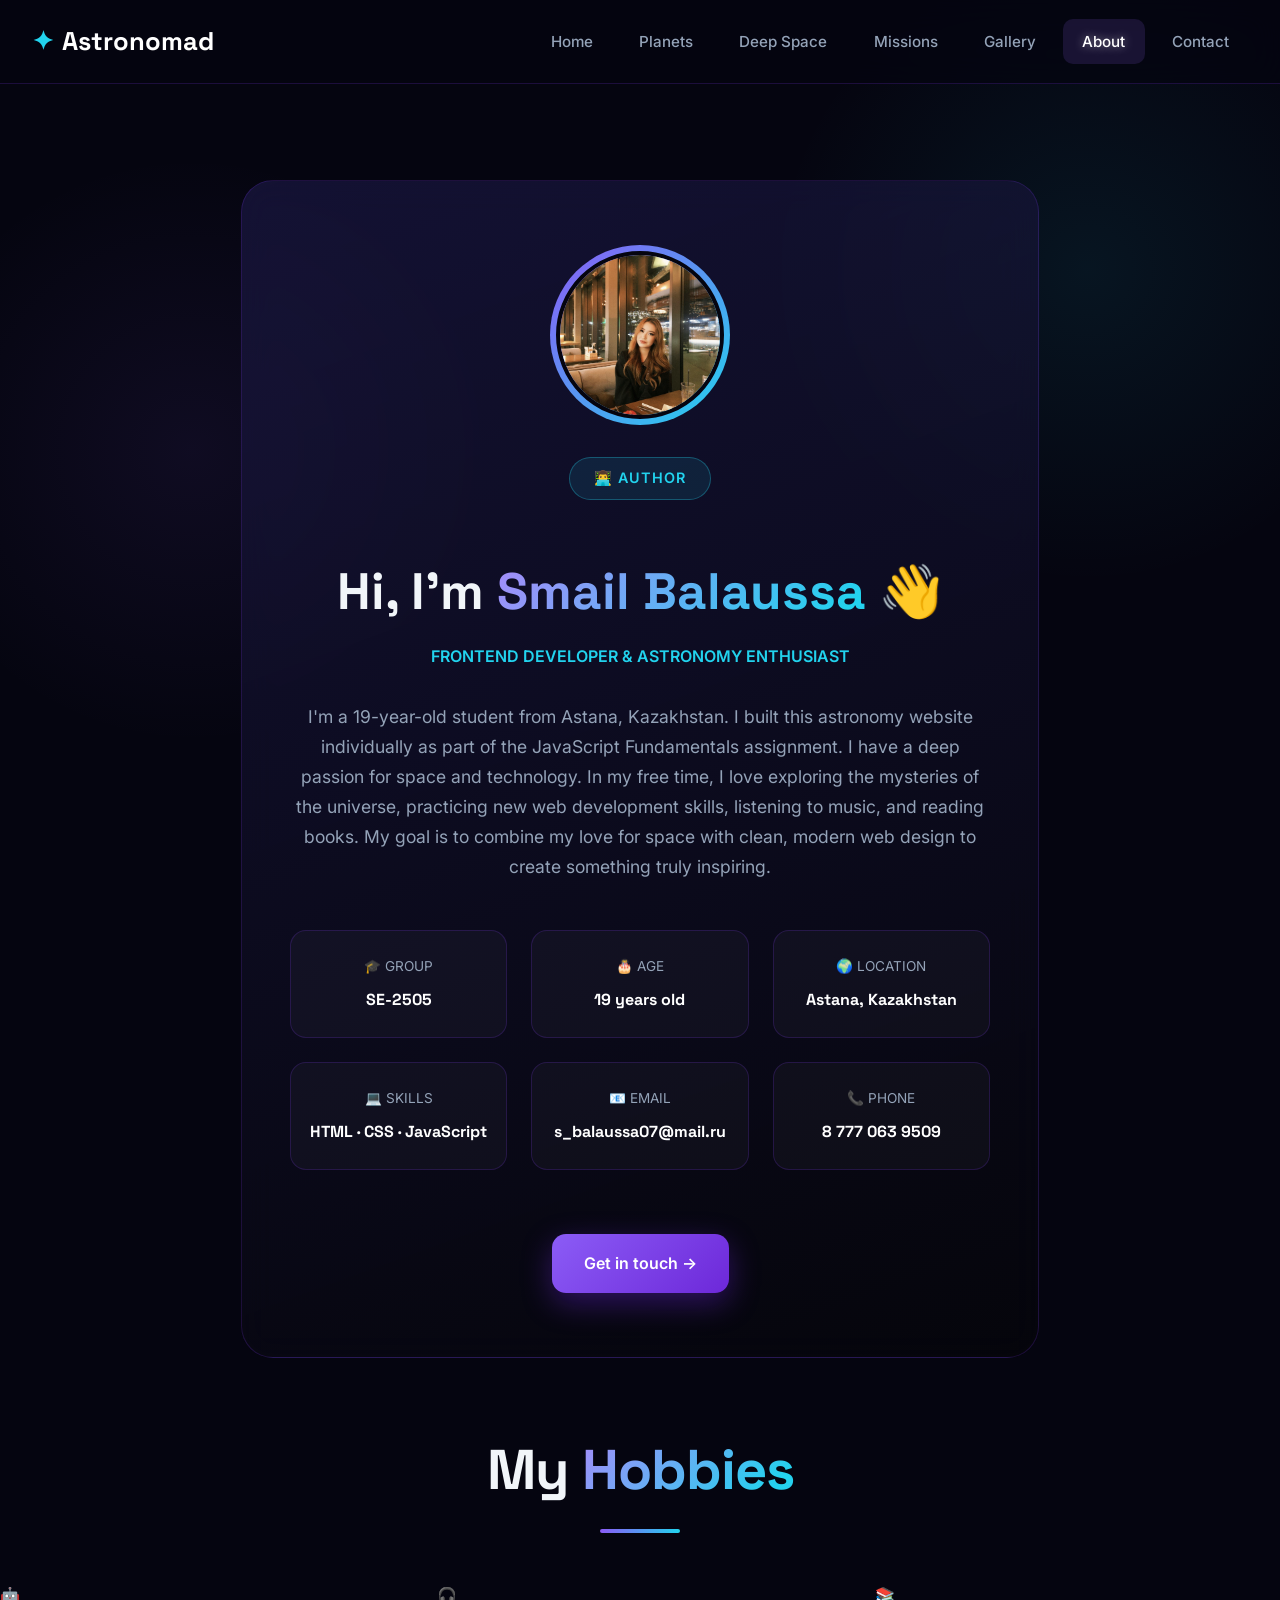
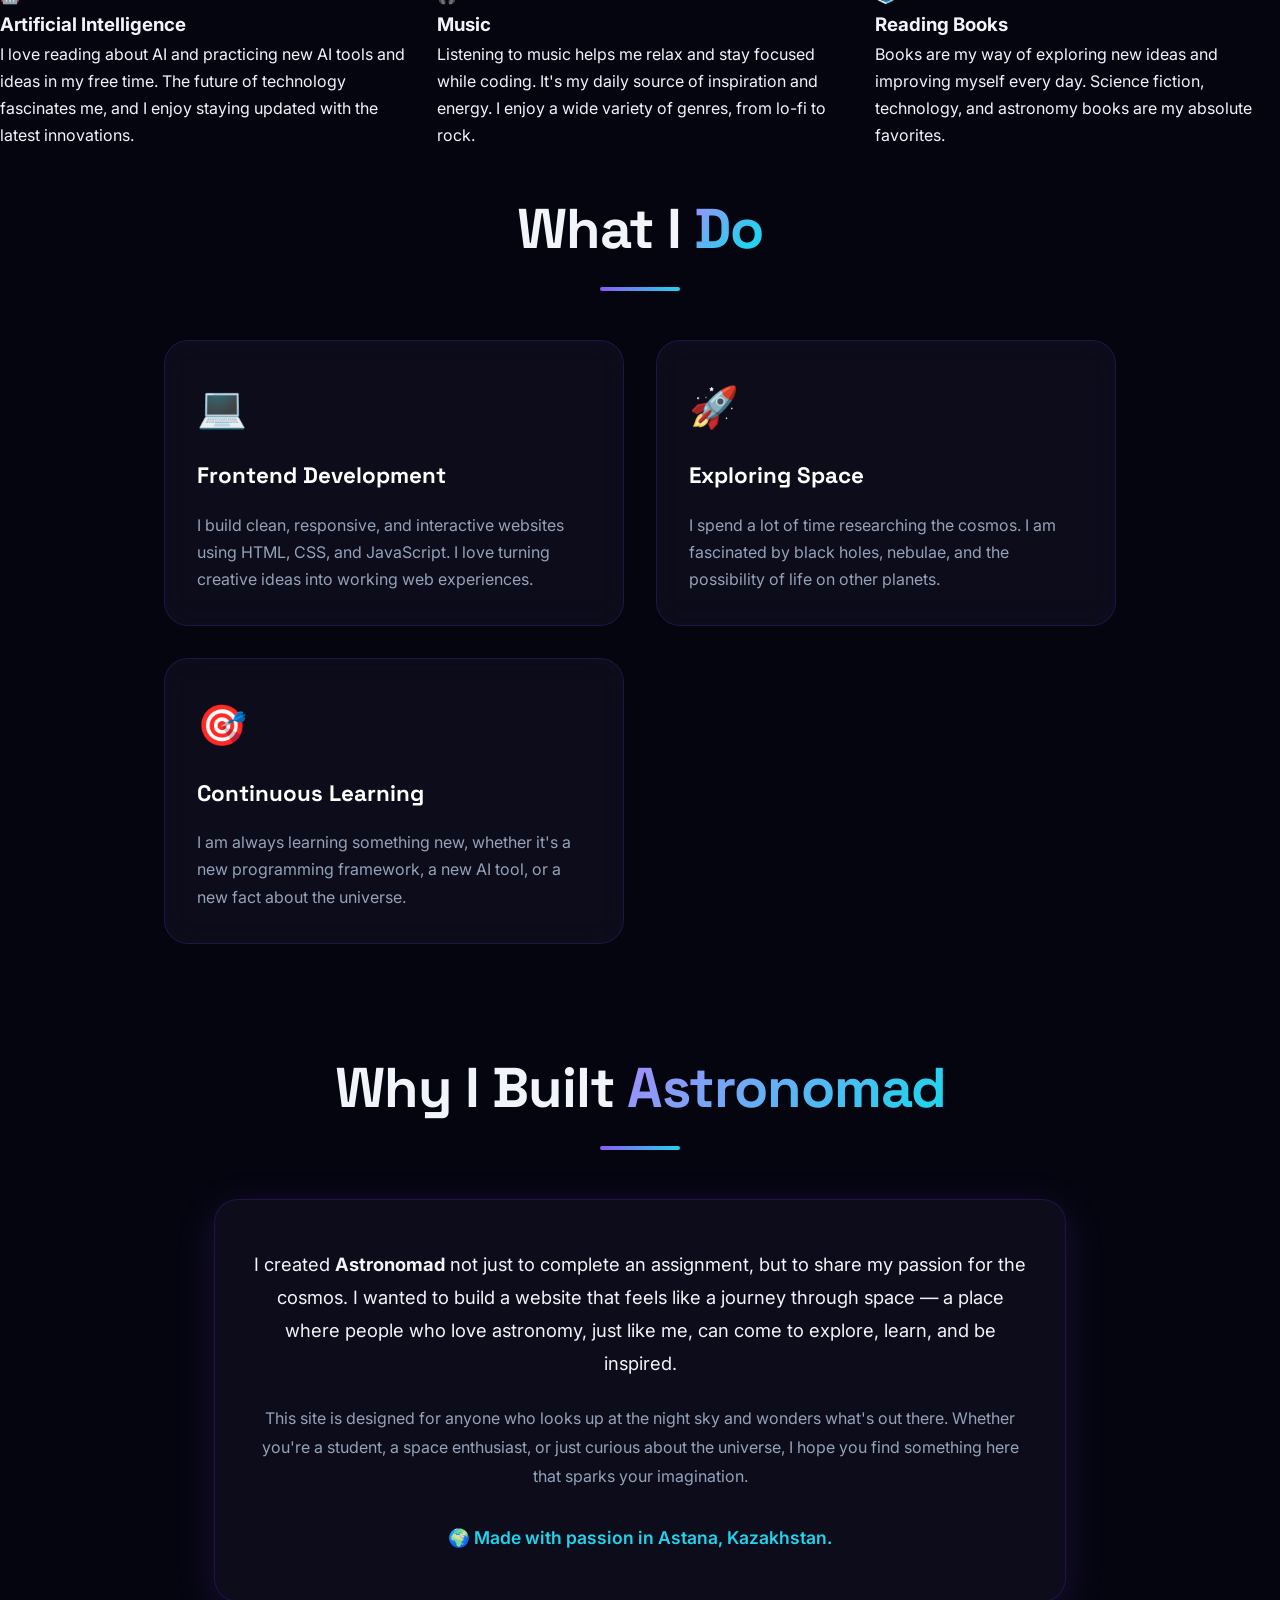
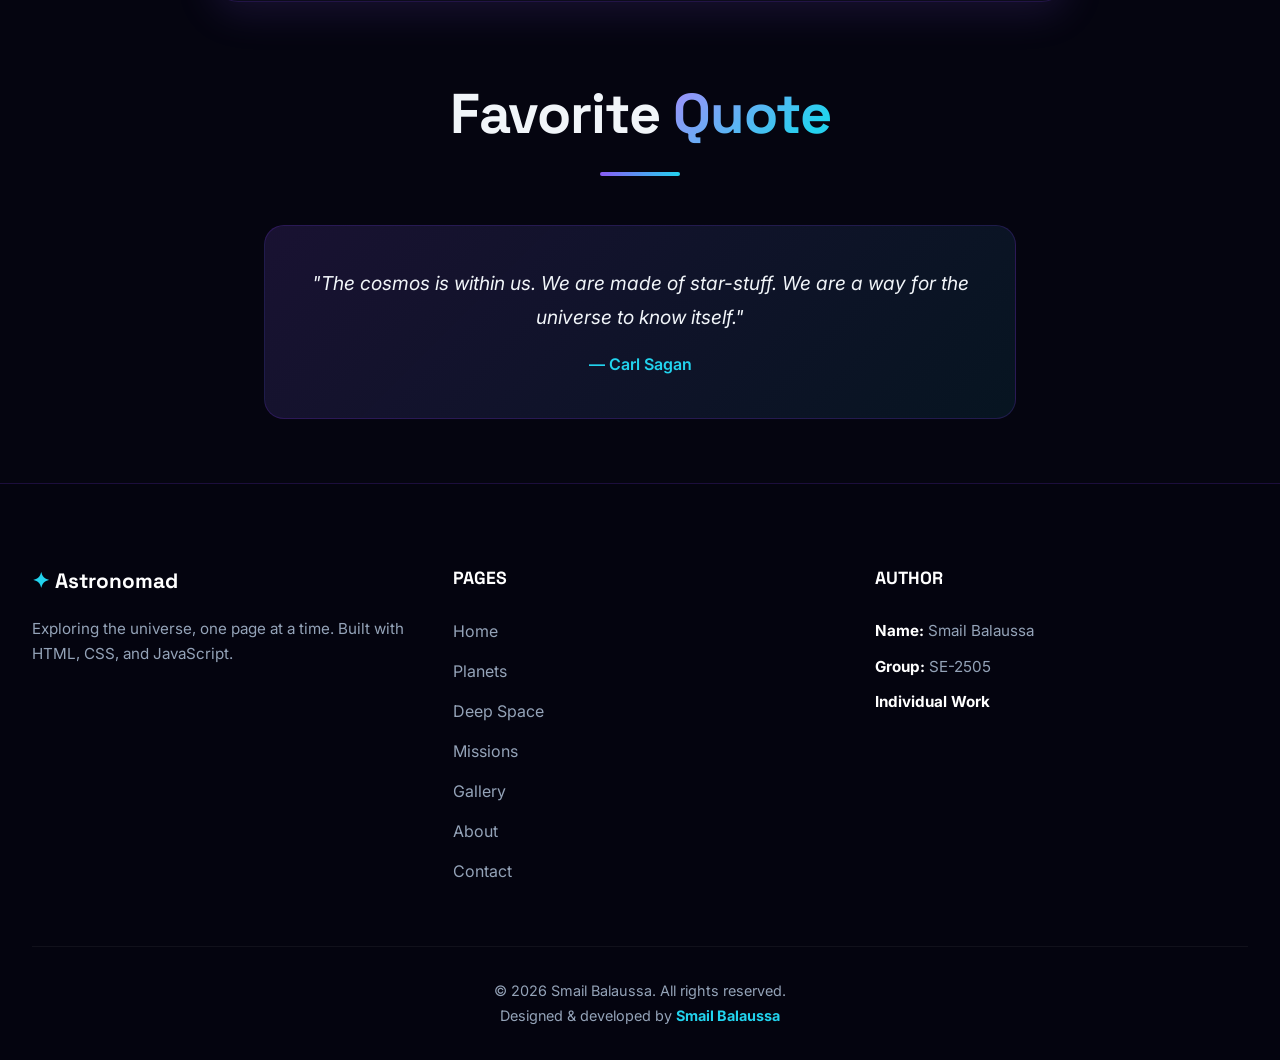
<file: about.html>
<!DOCTYPE html>
<html lang="en">
<head>
  <meta charset="UTF-8" />
  <meta name="viewport" content="width=device-width, initial-scale=1.0" />
  <title>About — Smail Balaussa</title>
  <link rel="stylesheet" href="css/style.css" />
</head>
<body>

  <!-- ================= NAVBAR ================= -->
  <header class="navbar">
    <div class="nav-container">
      <a href="index.html" class="logo"><span class="logo-icon">✦</span> Astronomad</a>
      <nav class="nav-links" id="navLinks">
        <a href="index.html">Home</a>
        <a href="planets.html">Planets</a>
        <a href="deep-space.html">Deep Space</a>
        <a href="missions.html">Missions</a>
        <a href="gallery.html">Gallery</a>
        <a href="about.html" class="active">About</a>
        <a href="contact.html">Contact</a>
      </nav>
      <button class="nav-toggle" id="navToggle" aria-label="Menu">☰</button>
    </div>
  </header>

  <!-- ================= AUTHOR HERO SECTION ================= -->
  <section class="about-hero">
    <div class="about-card">
      <div class="about-photo-wrapper">
        <img src="images/author.jpg" alt="Smail Balaussa" class="about-photo" />
      </div>
      <span class="hero-badge">👨‍💻 Author</span>
      <h1>Hi, I'm <span class="gradient-text">Smail Balaussa</span> 👋</h1>
      <p class="about-role">Frontend Developer &amp; Astronomy Enthusiast</p>
      
      <p class="about-bio">
        I'm a 19-year-old student from Astana, Kazakhstan. I built this astronomy website individually as part of the JavaScript Fundamentals assignment. 
        I have a deep passion for space and technology. In my free time, I love exploring the mysteries of the universe, practicing new web development skills, listening to music, and reading books. 
        My goal is to combine my love for space with clean, modern web design to create something truly inspiring.
      </p>

      <div class="about-details">
        <div class="about-detail"><span class="detail-label">🎓 Group</span><span class="detail-value">SE-2505</span></div>
        <div class="about-detail"><span class="detail-label">🎂 Age</span><span class="detail-value">19 years old</span></div>
        <div class="about-detail"><span class="detail-label">🌍 Location</span><span class="detail-value">Astana, Kazakhstan</span></div>
        <div class="about-detail"><span class="detail-label">💻 Skills</span><span class="detail-value">HTML · CSS · JavaScript</span></div>
        <div class="about-detail"><span class="detail-label">📧 Email</span><span class="detail-value">s_balaussa07@mail.ru</span></div>
        <div class="about-detail"><span class="detail-label">📞 Phone</span><span class="detail-value">8 777 063 9509</span></div>
      </div>

      <a href="contact.html" class="btn btn-primary" style="margin-top: 1rem;">Get in touch →</a>
    </div>
  </section>

  <!-- ================= MY HOBBIES ================= -->
  <section class="about-skills">
    <h2 class="section-title">My <span class="gradient-text">Hobbies</span></h2>
    <div class="skills-grid">
      
      <div class="skill-card">
        <div class="skill-icon">🤖</div>
        <h3>Artificial Intelligence</h3>
        <p>I love reading about AI and practicing new AI tools and ideas in my free time. The future of technology fascinates me, and I enjoy staying updated with the latest innovations.</p>
      </div>

      <div class="skill-card">
        <div class="skill-icon">🎧</div>
        <h3>Music</h3>
        <p>Listening to music helps me relax and stay focused while coding. It's my daily source of inspiration and energy. I enjoy a wide variety of genres, from lo-fi to rock.</p>
      </div>

      <div class="skill-card">
        <div class="skill-icon">📚</div>
        <h3>Reading Books</h3>
        <p>Books are my way of exploring new ideas and improving myself every day. Science fiction, technology, and astronomy books are my absolute favorites.</p>
      </div>

    </div>
  </section>

  <!-- ================= WHAT I DO / MY WORK ================= -->
  <section class="about-work" style="max-width: 1000px; margin: 0 auto; padding: 2rem 1.5rem 4rem;">
    <h2 class="section-title">What I <span class="gradient-text">Do</span></h2>
    <div class="features-grid">
      
      <div class="feature-card">
        <div class="feature-body" style="padding: 2rem;">
          <div style="font-size: 2.5rem; margin-bottom: 1rem;">💻</div>
          <h3>Frontend Development</h3>
          <p>I build clean, responsive, and interactive websites using HTML, CSS, and JavaScript. I love turning creative ideas into working web experiences.</p>
        </div>
      </div>

      <div class="feature-card">
        <div class="feature-body" style="padding: 2rem;">
          <div style="font-size: 2.5rem; margin-bottom: 1rem;">🚀</div>
          <h3>Exploring Space</h3>
          <p>I spend a lot of time researching the cosmos. I am fascinated by black holes, nebulae, and the possibility of life on other planets.</p>
        </div>
      </div>

      <div class="feature-card">
        <div class="feature-body" style="padding: 2rem;">
          <div style="font-size: 2.5rem; margin-bottom: 1rem;">🎯</div>
          <h3>Continuous Learning</h3>
          <p>I am always learning something new, whether it's a new programming framework, a new AI tool, or a new fact about the universe.</p>
        </div>
      </div>

    </div>
  </section>

  <!-- ================= WHY I BUILT THIS SITE ================= -->
  <section class="about-purpose" style="max-width: 900px; margin: 0 auto; padding: 2rem 1.5rem 4rem; text-align: center;">
    <h2 class="section-title">Why I Built <span class="gradient-text">Astronomad</span></h2>
    <div style="background: var(--surface); border: 1px solid var(--border); border-radius: 24px; padding: 3rem 2rem; box-shadow: 0 10px 40px rgba(139, 92, 246, 0.15);">
      <p style="color: var(--text); font-size: 1.15rem; line-height: 1.8; margin-bottom: 1.5rem;">
        I created <strong>Astronomad</strong> not just to complete an assignment, but to share my passion for the cosmos. 
        I wanted to build a website that feels like a journey through space — a place where people who love astronomy, just like me, can come to explore, learn, and be inspired.
      </p>
      <p style="color: var(--text-muted); font-size: 1rem; line-height: 1.8;">
        This site is designed for anyone who looks up at the night sky and wonders what's out there. Whether you're a student, a space enthusiast, or just curious about the universe, I hope you find something here that sparks your imagination.
      </p>
      <div style="margin-top: 2rem;">
        <span style="color: var(--accent); font-weight: 600; font-size: 1.1rem;">🌍 Made with passion in Astana, Kazakhstan.</span>
      </div>
    </div>
  </section>

  <!-- ================= FAVORITE QUOTE ================= -->
  <section class="about-quote" style="max-width: 800px; margin: 0 auto; padding: 0 1.5rem 4rem; text-align: center;">
    <h2 class="section-title">Favorite <span class="gradient-text">Quote</span></h2>
    <div style="background: linear-gradient(135deg, rgba(139, 92, 246, 0.15), rgba(34, 211, 238, 0.08)); border: 1px solid var(--border); border-radius: 20px; padding: 2.5rem;">
      <p style="color: var(--text); font-size: 1.2rem; font-style: italic; line-height: 1.8;">
        "The cosmos is within us. We are made of star-stuff. We are a way for the universe to know itself."
      </p>
      <p style="color: var(--accent); margin-top: 1rem; font-weight: 600;">— Carl Sagan</p>
    </div>
  </section>

  <!-- ================= FOOTER ================= -->
  <footer>
    <div class="footer-content">
      <div class="footer-brand">
        <span class="logo-icon">✦</span> Astronomad
        <p>Exploring the universe, one page at a time. Built with HTML, CSS, and JavaScript.</p>
      </div>
      <div class="footer-links">
        <h4>Pages</h4>
        <a href="index.html">Home</a>
        <a href="planets.html">Planets</a>
        <a href="deep-space.html">Deep Space</a>
        <a href="missions.html">Missions</a>
        <a href="gallery.html">Gallery</a>
        <a href="about.html">About</a>
        <a href="contact.html">Contact</a>
      </div>
      <div class="footer-team">
        <h4>Author</h4>
        <p><strong>Name:</strong> Smail Balaussa</p>
        <p><strong>Group:</strong> SE-2505</p>
        <p><strong>Individual Work</strong></p>
      </div>
    </div>
    <div class="footer-bottom">
      <p>© 2026 Smail Balaussa. All rights reserved.</p>
      <p>Designed &amp; developed by <strong>Smail Balaussa</strong></p>
    </div>
  </footer>

  <script src="js/script.js"></script>
</body>
</html>
</file>
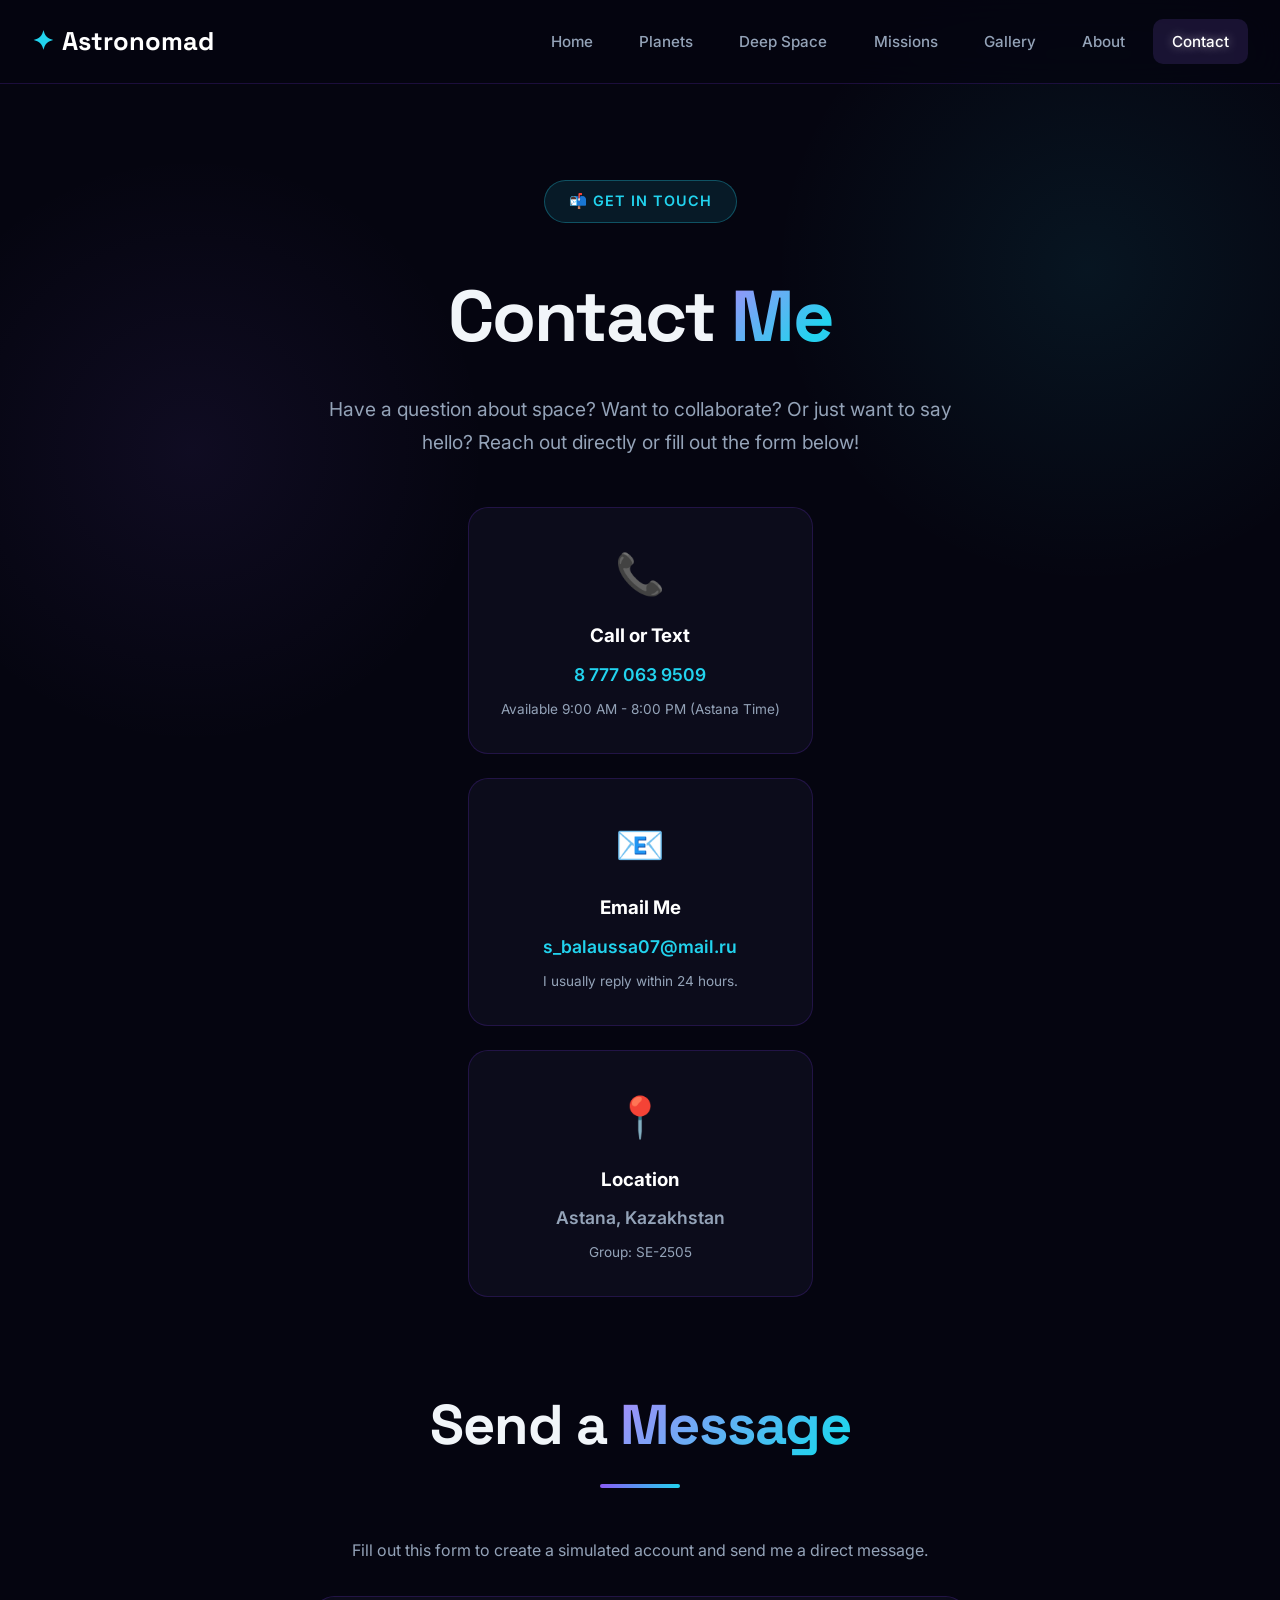
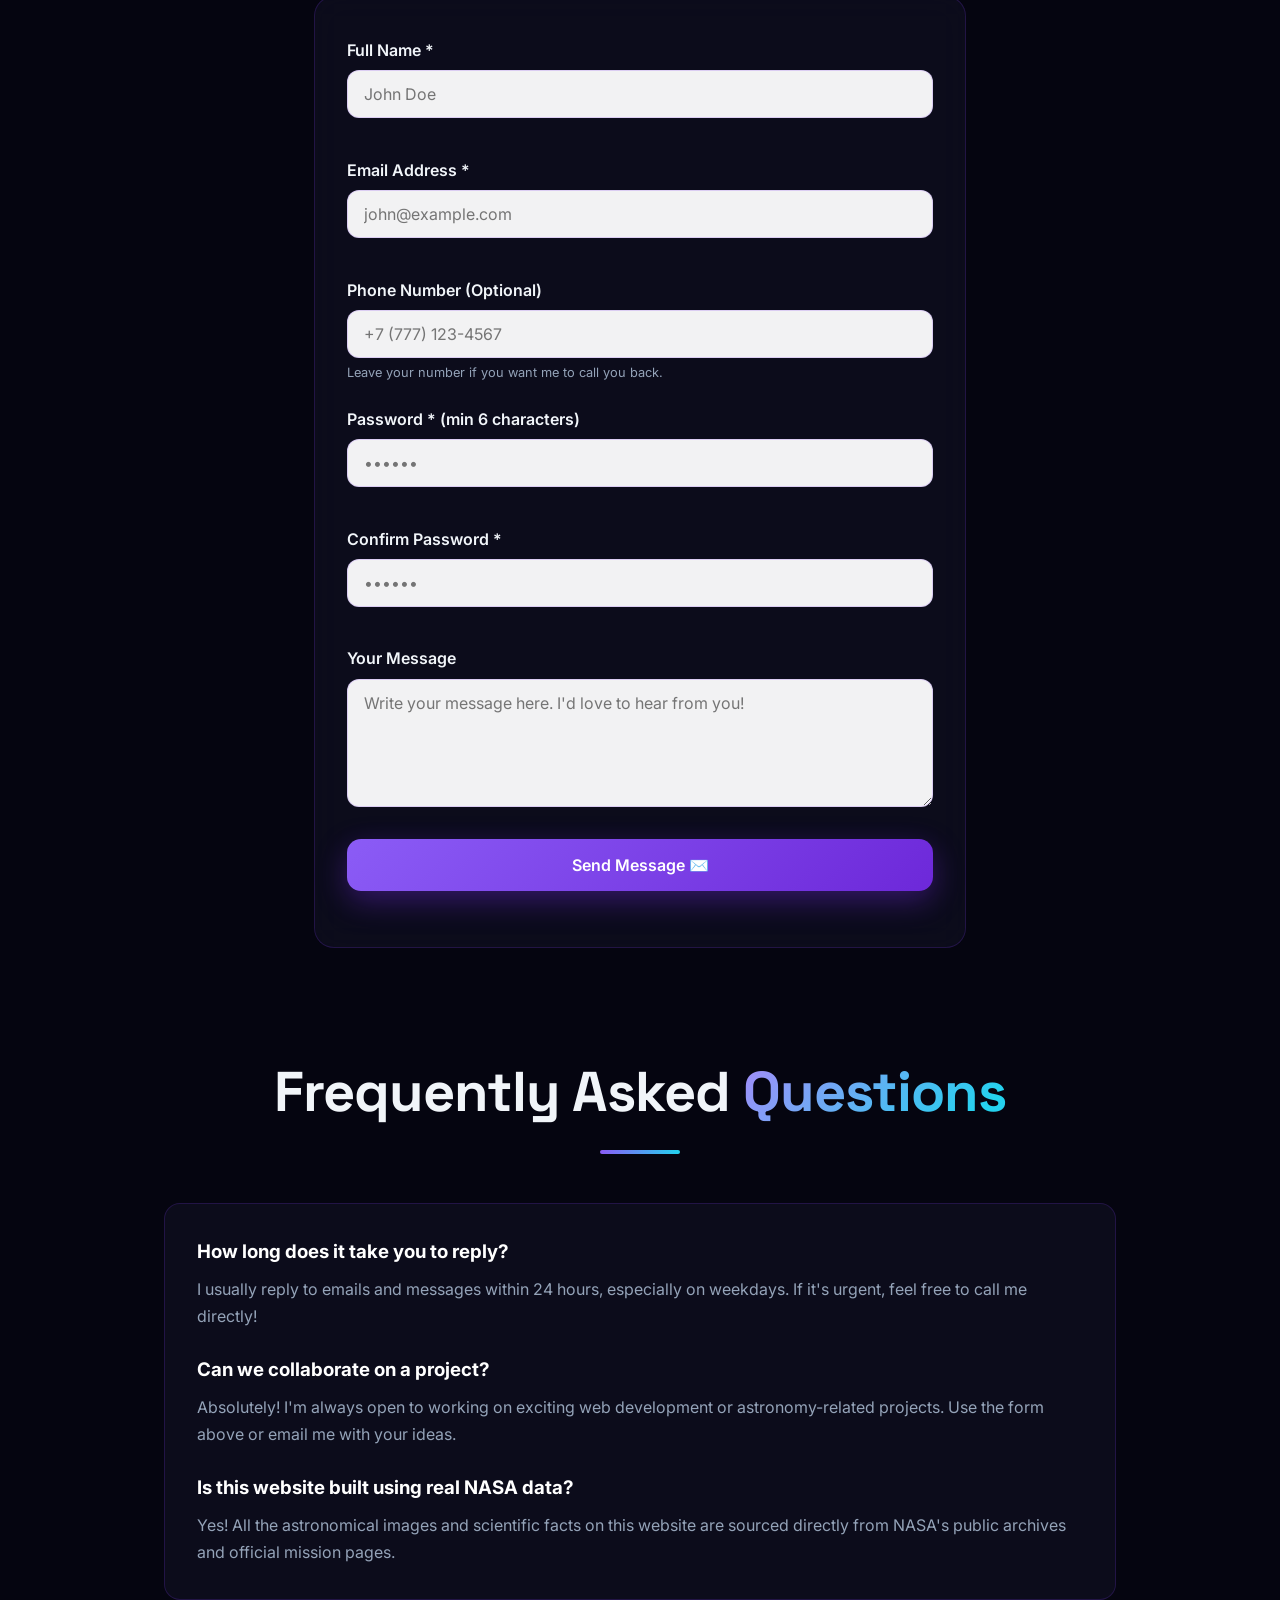
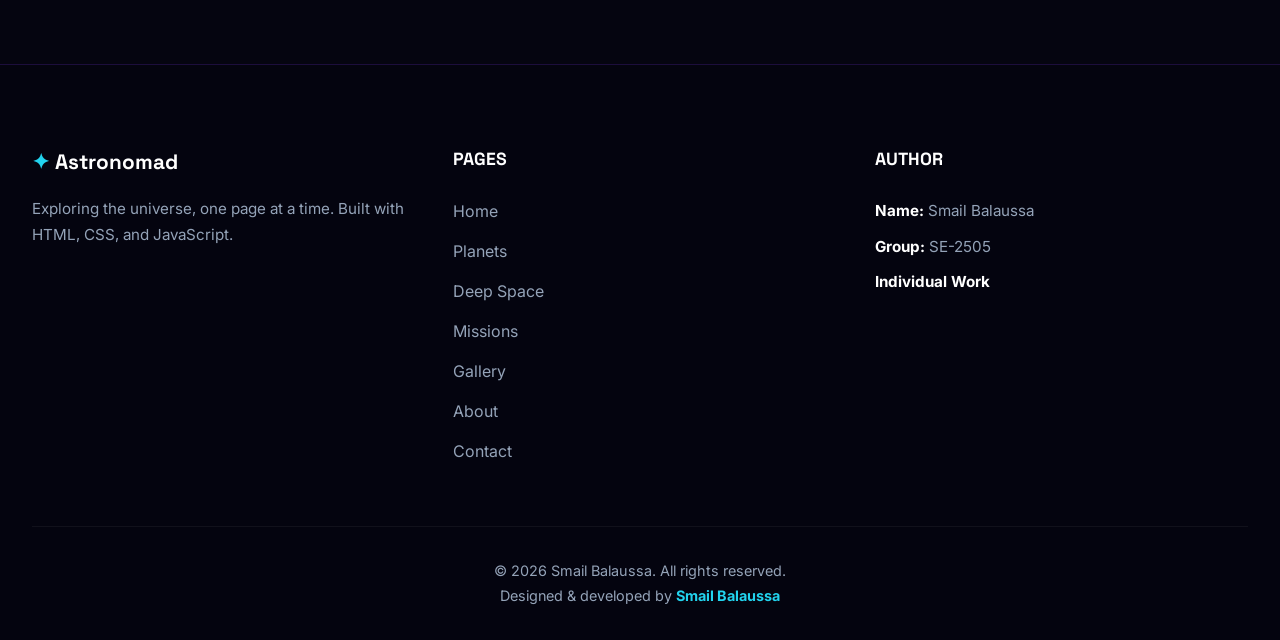
<file: contact.html>
<!DOCTYPE html>
<html lang="en">
<head>
  <meta charset="UTF-8" />
  <meta name="viewport" content="width=device-width, initial-scale=1.0" />
  <title>Contact — Astronomad</title>
  <link rel="stylesheet" href="css/style.css" />
</head>
<body>

  <!-- ================= NAVBAR ================= -->
  <header class="navbar">
    <div class="nav-container">
      <a href="index.html" class="logo"><span class="logo-icon">✦</span> Astronomad</a>
      <nav class="nav-links" id="navLinks">
        <a href="index.html">Home</a>
        <a href="planets.html">Planets</a>
        <a href="deep-space.html">Deep Space</a>
        <a href="missions.html">Missions</a>
        <a href="gallery.html">Gallery</a>
        <a href="about.html">About</a>
        <a href="contact.html" class="active">Contact</a>
      </nav>
      <button class="nav-toggle" id="navToggle" aria-label="Menu">☰</button>
    </div>
  </header>

  <!-- ================= PAGE HEADER ================= -->
  <section class="page-header">
    <span class="hero-badge">📬 Get in touch</span>
    <h1>Contact <span class="gradient-text">Me</span></h1>
    <p>Have a question about space? Want to collaborate? Or just want to say hello? Reach out directly or fill out the form below!</p>
  </section>

  <!-- ================= DIRECT CONTACT INFO ================= -->
  <section class="contact-info" style="max-width: 1000px; margin: 0 auto; padding: 0 1.5rem 3rem;">
    <div class="contact-info-grid" style="display: grid; grid-template-columns: repeat(auto-fit, minmax(250px, 1fr)); gap: 1.5rem;">
      
      <div class="contact-info-card" style="background: var(--surface); border: 1px solid var(--border); border-radius: 20px; padding: 2rem; text-align: center;">
        <span class="contact-info-icon" style="font-size: 2.5rem; display: block; margin-bottom: 0.8rem;">📞</span>
        <h3 style="color: #fff; margin-bottom: 0.5rem;">Call or Text</h3>
        <p style="color: var(--text-muted); font-size: 1.1rem; font-weight: 600;">
          <a href="tel:+87770639509" style="color: var(--accent); text-decoration: none;">8 777 063 9509</a>
        </p>
        <p style="color: var(--text-muted); font-size: 0.85rem; margin-top: 0.5rem;">Available 9:00 AM - 8:00 PM (Astana Time)</p>
      </div>

      <div class="contact-info-card" style="background: var(--surface); border: 1px solid var(--border); border-radius: 20px; padding: 2rem; text-align: center;">
        <span class="contact-info-icon" style="font-size: 2.5rem; display: block; margin-bottom: 0.8rem;">📧</span>
        <h3 style="color: #fff; margin-bottom: 0.5rem;">Email Me</h3>
        <p style="color: var(--text-muted); font-size: 1.1rem; font-weight: 600;">
          <a href="mailto:s_balaussa07@mail.ru" style="color: var(--accent); text-decoration: none;">s_balaussa07@mail.ru</a>
        </p>
        <p style="color: var(--text-muted); font-size: 0.85rem; margin-top: 0.5rem;">I usually reply within 24 hours.</p>
      </div>

      <div class="contact-info-card" style="background: var(--surface); border: 1px solid var(--border); border-radius: 20px; padding: 2rem; text-align: center;">
        <span class="contact-info-icon" style="font-size: 2.5rem; display: block; margin-bottom: 0.8rem;">📍</span>
        <h3 style="color: #fff; margin-bottom: 0.5rem;">Location</h3>
        <p style="color: var(--text-muted); font-size: 1.1rem; font-weight: 600;">Astana, Kazakhstan</p>
        <p style="color: var(--text-muted); font-size: 0.85rem; margin-top: 0.5rem;">Group: SE-2505</p>
      </div>

    </div>
  </section>

  <!-- ================= REGISTRATION / MESSAGE FORM (TASK 1) ================= -->
  <section class="form-section" style="max-width: 700px; margin: 0 auto; padding: 2rem 1.5rem 4rem;">
    <h2 class="section-title">Send a <span class="gradient-text">Message</span></h2>
    <p style="text-align: center; color: var(--text-muted); margin-bottom: 2rem;">
      Fill out this form to create a simulated account and send me a direct message.
    </p>

    <form id="registerForm" class="contact-form" novalidate style="background: var(--surface); border: 1px solid var(--border); border-radius: 20px; padding: 2.5rem 2rem;">
      
      <!-- Name Field -->
      <div class="field" style="margin-bottom: 1.3rem;">
        <label for="name" style="display: block; font-weight: 600; margin-bottom: 0.4rem; color: var(--text);">Full Name *</label>
        <input type="text" id="name" name="name" placeholder="John Doe" style="width: 100%; padding: 0.8rem 1rem; border: 1px solid var(--border); border-radius: 12px; font-size: 1rem; background: rgba(255, 255, 255, 0.95); color: #222;" />
        <small class="error" id="nameError" style="color: var(--danger); font-size: 0.82rem; display: block; min-height: 1em; margin-top: 0.3rem;"></small>
      </div>

      <!-- Email Field -->
      <div class="field" style="margin-bottom: 1.3rem;">
        <label for="email" style="display: block; font-weight: 600; margin-bottom: 0.4rem; color: var(--text);">Email Address *</label>
        <input type="email" id="email" name="email" placeholder="john@example.com" style="width: 100%; padding: 0.8rem 1rem; border: 1px solid var(--border); border-radius: 12px; font-size: 1rem; background: rgba(255, 255, 255, 0.95); color: #222;" />
        <small class="error" id="emailError" style="color: var(--danger); font-size: 0.82rem; display: block; min-height: 1em; margin-top: 0.3rem;"></small>
      </div>

      <!-- Phone Number Field -->
      <div class="field" style="margin-bottom: 1.3rem;">
        <label for="phone" style="display: block; font-weight: 600; margin-bottom: 0.4rem; color: var(--text);">Phone Number (Optional)</label>
        <input type="tel" id="phone" name="phone" placeholder="+7 (777) 123-4567" style="width: 100%; padding: 0.8rem 1rem; border: 1px solid var(--border); border-radius: 12px; font-size: 1rem; background: rgba(255, 255, 255, 0.95); color: #222;" />
        <small style="color: var(--text-muted); font-size: 0.8rem;">Leave your number if you want me to call you back.</small>
      </div>

      <!-- Password Field -->
      <div class="field" style="margin-bottom: 1.3rem;">
        <label for="password" style="display: block; font-weight: 600; margin-bottom: 0.4rem; color: var(--text);">Password * (min 6 characters)</label>
        <input type="password" id="password" name="password" placeholder="••••••" style="width: 100%; padding: 0.8rem 1rem; border: 1px solid var(--border); border-radius: 12px; font-size: 1rem; background: rgba(255, 255, 255, 0.95); color: #222;" />
        <small class="error" id="passwordError" style="color: var(--danger); font-size: 0.82rem; display: block; min-height: 1em; margin-top: 0.3rem;"></small>
      </div>

      <!-- Confirm Password Field -->
      <div class="field" style="margin-bottom: 1.3rem;">
        <label for="confirmPassword" style="display: block; font-weight: 600; margin-bottom: 0.4rem; color: var(--text);">Confirm Password *</label>
        <input type="password" id="confirmPassword" name="confirmPassword" placeholder="••••••" style="width: 100%; padding: 0.8rem 1rem; border: 1px solid var(--border); border-radius: 12px; font-size: 1rem; background: rgba(255, 255, 255, 0.95); color: #222;" />
        <small class="error" id="confirmError" style="color: var(--danger); font-size: 0.82rem; display: block; min-height: 1em; margin-top: 0.3rem;"></small>
      </div>

      <!-- Message Textarea -->
      <div class="field" style="margin-bottom: 1.5rem;">
        <label for="message" style="display: block; font-weight: 600; margin-bottom: 0.4rem; color: var(--text);">Your Message</label>
        <textarea id="message" name="message" rows="5" placeholder="Write your message here. I'd love to hear from you!" style="width: 100%; padding: 0.8rem 1rem; border: 1px solid var(--border); border-radius: 12px; font-size: 1rem; background: rgba(255, 255, 255, 0.95); color: #222; font-family: inherit; resize: vertical;"></textarea>
      </div>

      <!-- Submit Button -->
      <button type="submit" class="btn btn-primary btn-full" style="width: 100%;">Send Message ✉️</button>
      
      <!-- Success Message -->
      <p id="formSuccess" class="success" style="color: var(--success); font-weight: 600; margin-top: 1rem; text-align: center;"></p>

    </form>
  </section>

  <!-- ================= FAQ SECTION ================= -->
  <section class="faq-section" style="max-width: 1000px; margin: 0 auto; padding: 2rem 1.5rem 4rem;">
    <h2 class="section-title">Frequently Asked <span class="gradient-text">Questions</span></h2>
    
    <div style="background: var(--surface); border: 1px solid var(--border); border-radius: 16px; padding: 2rem;">
      
      <div style="margin-bottom: 1.5rem;">
        <h3 style="color: #fff; margin-bottom: 0.5rem;">How long does it take you to reply?</h3>
        <p style="color: var(--text-muted);">I usually reply to emails and messages within 24 hours, especially on weekdays. If it's urgent, feel free to call me directly!</p>
      </div>

      <div style="margin-bottom: 1.5rem;">
        <h3 style="color: #fff; margin-bottom: 0.5rem;">Can we collaborate on a project?</h3>
        <p style="color: var(--text-muted);">Absolutely! I'm always open to working on exciting web development or astronomy-related projects. Use the form above or email me with your ideas.</p>
      </div>

      <div>
        <h3 style="color: #fff; margin-bottom: 0.5rem;">Is this website built using real NASA data?</h3>
        <p style="color: var(--text-muted);">Yes! All the astronomical images and scientific facts on this website are sourced directly from NASA's public archives and official mission pages.</p>
      </div>

    </div>
  </section>

  <!-- ================= FOOTER ================= -->
  <footer>
    <div class="footer-content">
      <div class="footer-brand">
        <span class="logo-icon">✦</span> Astronomad
        <p>Exploring the universe, one page at a time. Built with HTML, CSS, and JavaScript.</p>
      </div>
      <div class="footer-links">
        <h4>Pages</h4>
        <a href="index.html">Home</a>
        <a href="planets.html">Planets</a>
        <a href="deep-space.html">Deep Space</a>
        <a href="missions.html">Missions</a>
        <a href="gallery.html">Gallery</a>
        <a href="about.html">About</a>
        <a href="contact.html">Contact</a>
      </div>
      <div class="footer-team">
        <h4>Author</h4>
        <p><strong>Name:</strong> Smail Balaussa</p>
        <p><strong>Group:</strong> SE-2505</p>
        <p><strong>Individual Work</strong></p>
      </div>
    </div>
    <div class="footer-bottom">
      <p>© 2026 Smail Balaussa. All rights reserved.</p>
      <p>Designed &amp; developed by <strong>Smail Balaussa</strong></p>
    </div>
  </footer>

  <script src="js/script.js"></script>
</body>
</html>
</file>
<file: css/style.css>
/* ============================================================
   ASTRONOMAD — Master Style.css
   Author: Smail Balaussa
   ============================================================ */

@import url('https://fonts.googleapis.com/css2?family=Space+Grotesk:wght@400;500;600;700&family=Inter:wght@300;400;500;600;800&display=swap');

* {
  margin: 0;
  padding: 0;
  box-sizing: border-box;
}

:root {
  --bg: #050510;
  --surface: rgba(18, 18, 35, 0.6);
  --surface-hover: rgba(30, 30, 60, 0.8);
  --border: rgba(124, 58, 237, 0.2);
  --border-hover: rgba(139, 92, 246, 0.6);
  --primary: #8b5cf6;
  --accent: #22d3ee;
  --text: #f1f5f9;
  --text-muted: #94a3b8;
  --success: #10b981;
  --danger: #ef4444;
  --glow: 0 0 20px rgba(139, 92, 246, 0.4);
  --transition: all 0.3s cubic-bezier(0.4, 0, 0.2, 1);
}

html {
  scroll-behavior: smooth;
}

body {
  font-family: 'Inter', sans-serif;
  background-color: var(--bg);
  background-image: 
    radial-gradient(circle at 15% 50%, rgba(139, 92, 246, 0.08), transparent 25%),
    radial-gradient(circle at 85% 30%, rgba(34, 211, 238, 0.08), transparent 25%);
  background-attachment: fixed;
  color: var(--text);
  line-height: 1.7;
  overflow-x: hidden;
  transition: var(--transition);
  min-height: 100vh;
  display: flex;
  flex-direction: column;
}

/* Custom Scrollbar */
::-webkit-scrollbar {
  width: 10px;
}
::-webkit-scrollbar-track {
  background: var(--bg);
}
::-webkit-scrollbar-thumb {
  background: var(--primary);
  border-radius: 5px;
}
::-webkit-scrollbar-thumb:hover {
  background: var(--accent);
}

/* ================= NAVBAR ================= */
.navbar {
  position: sticky;
  top: 0;
  z-index: 1000;
  background: rgba(5, 5, 16, 0.7);
  backdrop-filter: blur(16px);
  -webkit-backdrop-filter: blur(16px);
  border-bottom: 1px solid var(--border);
  transition: var(--transition);
}

.nav-container {
  max-width: 1300px;
  margin: 0 auto;
  padding: 1.2rem 2rem;
  display: flex;
  align-items: center;
  justify-content: space-between;
}

.logo {
  font-family: 'Space Grotesk', sans-serif;
  font-size: 1.6rem;
  font-weight: 700;
  color: #fff;
  text-decoration: none;
  display: flex;
  align-items: center;
  gap: 0.5rem;
}

.logo-icon {
  color: var(--accent);
  animation: rotateStar 4s linear infinite;
}

@keyframes rotateStar {
  0% { transform: rotate(0deg); }
  100% { transform: rotate(360deg); }
}

.nav-links {
  display: flex;
  gap: 0.5rem;
  align-items: center;
}

.nav-links a {
  color: var(--text-muted);
  text-decoration: none;
  padding: 0.6rem 1.2rem;
  border-radius: 10px;
  font-size: 0.95rem;
  font-weight: 500;
  transition: var(--transition);
}

.nav-links a:hover,
.nav-links a.active {
  color: #fff;
  background: rgba(139, 92, 246, 0.15);
  text-shadow: 0 0 10px rgba(255,255,255,0.5);
}

.nav-toggle {
  display: none;
  background: none;
  border: 1px solid var(--border);
  color: var(--text);
  font-size: 1.5rem;
  padding: 0.5rem 0.8rem;
  border-radius: 8px;
  cursor: pointer;
  transition: var(--transition);
}

/* ================= HERO ================= */
.hero {
  min-height: 90vh;
  display: flex;
  align-items: center;
  justify-content: center;
  text-align: center;
  padding: 6rem 2rem;
  position: relative;
  overflow: hidden;
}

.hero-content {
  max-width: 800px;
  animation: fadeUp 1.2s ease-out;
  z-index: 10;
}

@keyframes fadeUp {
  from { opacity: 0; transform: translateY(50px); }
  to { opacity: 1; transform: translateY(0); }
}

.hero-badge {
  display: inline-block;
  background: rgba(34, 211, 238, 0.1);
  border: 1px solid rgba(34, 211, 238, 0.3);
  color: var(--accent);
  padding: 0.5rem 1.5rem;
  border-radius: 50px;
  font-size: 0.9rem;
  font-weight: 600;
  margin-bottom: 2rem;
  letter-spacing: 1px;
  text-transform: uppercase;
}

.hero-title {
  font-family: 'Space Grotesk', sans-serif;
  font-size: clamp(3rem, 7vw, 5.5rem);
  font-weight: 800;
  line-height: 1.1;
  margin-bottom: 1.5rem;
  letter-spacing: -2px;
}

.gradient-text {
  background: linear-gradient(135deg, #a78bfa, #22d3ee, #818cf8);
  background-size: 200% auto;
  -webkit-background-clip: text;
  -webkit-text-fill-color: transparent;
  animation: gradientShift 4s ease infinite;
}

@keyframes gradientShift {
  0% { background-position: 0% 50%; }
  50% { background-position: 100% 50%; }
  100% { background-position: 0% 50%; }
}

.hero-subtitle {
  font-size: 1.25rem;
  color: var(--text-muted);
  margin-bottom: 3rem;
  font-weight: 300;
}

.hero-buttons {
  display: flex;
  gap: 1.5rem;
  justify-content: center;
  flex-wrap: wrap;
}

/* ================= BUTTONS ================= */
.btn {
  font-family: 'Inter', sans-serif;
  padding: 1rem 2rem;
  border-radius: 14px;
  font-size: 1rem;
  font-weight: 600;
  cursor: pointer;
  border: none;
  transition: var(--transition);
  text-decoration: none;
  display: inline-flex;
  align-items: center;
  justify-content: center;
  gap: 0.5rem;
}

.btn-primary {
  background: linear-gradient(135deg, #8b5cf6, #6d28d9);
  color: #fff;
  box-shadow: 0 10px 30px rgba(109, 40, 217, 0.4);
}

.btn-primary:hover {
  transform: translateY(-3px);
  box-shadow: 0 15px 40px rgba(109, 40, 217, 0.6);
}

.btn-outline {
  background: rgba(255,255,255,0.03);
  color: var(--text);
  border: 1px solid var(--border);
  backdrop-filter: blur(10px);
}

.btn-outline:hover {
  background: rgba(139, 92, 246, 0.15);
  border-color: var(--primary);
  transform: translateY(-3px);
}

.btn-full {
  width: 100%;
}

/* ================= DATE & TIME ================= */
.datetime-section {
  max-width: 1300px;
  margin: -3rem auto 2rem;
  padding: 0 2rem;
  position: relative;
  z-index: 20;
}

.datetime-bar {
  display: flex;
  align-items: center;
  justify-content: center;
  gap: 1.5rem;
  background: rgba(18, 18, 35, 0.8);
  border: 1px solid var(--border);
  border-radius: 20px;
  padding: 1.5rem 2rem;
  flex-wrap: wrap;
  box-shadow: 0 20px 40px rgba(0,0,0,0.4);
  backdrop-filter: blur(16px);
}

.datetime-icon { font-size: 2.5rem; }
.datetime-info { display: flex; flex-direction: column; align-items: center; gap: 0.2rem; }
.datetime-label { color: var(--text-muted); font-size: 0.85rem; text-transform: uppercase; letter-spacing: 2px; font-weight: 700; }
.datetime-value { font-family: 'Space Grotesk', sans-serif; font-weight: 700; color: #fff; font-size: 1.3rem; }

/* ================= SECTIONS ================= */
.section-title {
  font-family: 'Space Grotesk', sans-serif;
  font-size: clamp(2rem, 5vw, 3.5rem);
  text-align: center;
  margin-bottom: 4rem;
  font-weight: 800;
  letter-spacing: -1px;
  position: relative;
}

.section-title::after {
  content: '';
  position: absolute;
  bottom: -15px;
  left: 50%;
  transform: translateX(-50%);
  width: 80px;
  height: 4px;
  background: linear-gradient(90deg, var(--primary), var(--accent));
  border-radius: 2px;
}

.features, .cta, .page-header {
  max-width: 1300px;
  margin: 0 auto;
  padding: 5rem 2rem;
}

.page-header {
  text-align: center;
  padding-top: 6rem;
  padding-bottom: 3rem;
}

.page-header h1 {
  font-family: 'Space Grotesk', sans-serif;
  font-size: clamp(2.5rem, 6vw, 4.5rem);
  font-weight: 800;
  margin-bottom: 1rem;
  letter-spacing: -2px;
}

.page-header p {
  color: var(--text-muted);
  font-size: 1.2rem;
  max-width: 650px;
  margin: 0 auto;
}

/* ================= CARDS & GRID ================= */
.features-grid, .gallery-grid, .skills-grid, .stats-grid {
  display: grid;
  gap: 2rem;
  grid-template-columns: repeat(auto-fit, minmax(300px, 1fr));
}

/* FEATURES */
.feature-card {
  background: var(--surface);
  border: 1px solid var(--border);
  border-radius: 24px;
  overflow: hidden;
  transition: var(--transition);
  backdrop-filter: blur(16px);
  display: flex;
  flex-direction: column;
}

.feature-card:hover {
  transform: translateY(-10px);
  border-color: var(--border-hover);
  box-shadow: 0 20px 50px rgba(0,0,0,0.4), var(--glow);
}

/* Бұл жерде суреттердің кесілуі тексерілді */
.feature-img {
  width: 100%;
  height: 240px;
  object-fit: cover;
  display: block;
  transition: transform 0.6s ease;
}

.feature-card:hover .feature-img {
  transform: scale(1.08);
}

.feature-body {
  padding: 2rem;
  flex: 1;
}

.feature-card h3 {
  font-family: 'Space Grotesk', sans-serif;
  color: #fff;
  margin-bottom: 1rem;
  font-size: 1.4rem;
}

.feature-card p {
  color: var(--text-muted);
}

/* =========================================
   GALLERY (БҰЛ ЖЕРДЕ СУРЕТТЕР 100% КӨРІНЕДІ)
   ========================================= */
.gallery-card {
  background: var(--surface);
  border: 1px solid var(--border);
  border-radius: 24px;
  overflow: hidden;
  transition: var(--transition);
  backdrop-filter: blur(16px);
  display: flex;
  flex-direction: column;
}

.gallery-card:hover {
  transform: translateY(-10px);
  border-color: var(--border-hover);
  box-shadow: 0 20px 50px rgba(0,0,0,0.4), var(--glow);
}

.gallery-img-wrapper {
  width: 100%;
  height: 280px;
  overflow: hidden;
  background: #000;
  position: relative;
}

.gallery-img {
  width: 100%;
  height: 100%;
  object-fit: cover;
  object-position: center;
  display: block;
  transition: transform 0.6s ease;
}

.gallery-card:hover .gallery-img {
  transform: scale(1.1);
}

.gallery-info {
  padding: 2rem;
  flex: 1;
}

.gallery-info h3 {
  font-family: 'Space Grotesk', sans-serif;
  color: #fff;
  margin-bottom: 0.8rem;
  font-size: 1.5rem;
}

.gallery-info p {
  color: var(--text-muted);
  font-size: 1rem;
}

/* STATS */
.stat-card {
  background: linear-gradient(135deg, rgba(30, 27, 75, 0.6), rgba(12, 20, 69, 0.4));
  border: 1px solid var(--border);
  border-radius: 20px;
  padding: 2.5rem 1.5rem;
  text-align: center;
  transition: var(--transition);
  backdrop-filter: blur(16px);
}

.stat-card:hover {
  transform: translateY(-5px);
  border-color: var(--border-hover);
}

.stat-number {
  display: block;
  font-family: 'Space Grotesk', sans-serif;
  font-size: 3rem;
  font-weight: 800;
  color: var(--accent);
  margin-bottom: 0.5rem;
}

.stat-label {
  color: var(--text-muted);
  font-size: 1rem;
  font-weight: 500;
}

/* ACCORDION */
.accordion-section {
  max-width: 900px;
  margin: 0 auto;
  padding: 2rem 2rem 6rem;
}

.accordion {
  display: flex;
  flex-direction: column;
  gap: 1rem;
}

.accordion-item {
  background: var(--surface);
  border: 1px solid var(--border);
  border-radius: 16px;
  overflow: hidden;
  transition: var(--transition);
  backdrop-filter: blur(16px);
}

.accordion-item:hover {
  border-color: var(--border-hover);
}

.accordion-header {
  width: 100%;
  background: none;
  border: none;
  text-align: left;
  padding: 1.5rem 2rem;
  font-size: 1.15rem;
  font-weight: 600;
  font-family: 'Space Grotesk', sans-serif;
  color: #fff;
  cursor: pointer;
  display: flex;
  justify-content: space-between;
  align-items: center;
  transition: var(--transition);
}

.accordion-header:hover {
  color: var(--accent);
}

.accordion-header .icon {
  color: var(--accent);
  font-size: 1.5rem;
  transition: transform 0.4s ease;
}

.accordion-header.active .icon {
  transform: rotate(135deg);
}

.accordion-content {
  max-height: 0;
  overflow: hidden;
  transition: max-height 0.5s ease, padding 0.5s ease;
  padding: 0 2rem;
  color: var(--text-muted);
  font-size: 1.05rem;
}

.accordion-content.open {
  padding: 0 2rem 1.8rem;
}

/* POPUP */
.popup-overlay {
  position: fixed;
  inset: 0;
  background: rgba(5, 5, 10, 0.9);
  backdrop-filter: blur(10px);
  display: flex;
  align-items: center;
  justify-content: center;
  opacity: 0;
  visibility: hidden;
  transition: var(--transition);
  z-index: 2000;
  padding: 2rem;
}

.popup-overlay.show {
  opacity: 1;
  visibility: visible;
}

.popup {
  background: linear-gradient(160deg, #1e1b4b, #0a0a1a);
  border: 1px solid var(--primary);
  border-radius: 28px;
  padding: 3rem;
  max-width: 480px;
  width: 100%;
  position: relative;
  transform: translateY(40px);
  transition: var(--transition);
}

.popup-overlay.show .popup {
  transform: translateY(0);
}

.popup-close {
  position: absolute;
  top: 1.5rem;
  right: 1.5rem;
  background: rgba(255, 255, 255, 0.05);
  border: none;
  width: 36px;
  height: 36px;
  border-radius: 50%;
  font-size: 1.5rem;
  cursor: pointer;
  color: var(--text-muted);
  display: flex;
  align-items: center;
  justify-content: center;
  transition: var(--transition);
}

.popup-close:hover {
  background: var(--danger);
  color: #fff;
}

.popup h3 {
  font-family: 'Space Grotesk', sans-serif;
  color: #fff;
  text-align: center;
  margin-bottom: 1rem;
  font-size: 1.8rem;
}

.popup p {
  color: var(--text-muted);
  text-align: center;
  margin-bottom: 2rem;
}

.popup input {
  width: 100%;
  padding: 1rem 1.5rem;
  border: 1px solid var(--border);
  border-radius: 14px;
  margin-bottom: 1.5rem;
  font-size: 1.05rem;
  background: rgba(0, 0, 0, 0.3);
  color: #fff;
}

.popup input:focus {
  outline: none;
  border-color: var(--accent);
}

/* FORM */
.form-section {
  max-width: 700px;
  margin: 0 auto;
  padding: 2rem 2rem 6rem;
}

.contact-form {
  background: rgba(18, 18, 35, 0.7);
  border: 1px solid var(--border);
  border-radius: 24px;
  padding: 3rem;
  backdrop-filter: blur(16px);
}

.field {
  margin-bottom: 1.8rem;
}

.field label {
  display: block;
  font-weight: 500;
  margin-bottom: 0.6rem;
  color: var(--text-muted);
}

.field input,
.field textarea {
  width: 100%;
  padding: 1rem 1.2rem;
  border: 1px solid var(--border);
  border-radius: 12px;
  font-size: 1rem;
  background: rgba(0, 0, 0, 0.2);
  color: #fff;
  font-family: inherit;
  transition: var(--transition);
}

.field input:focus,
.field textarea:focus {
  outline: none;
  border-color: var(--primary);
  box-shadow: 0 0 0 4px rgba(139, 92, 246, 0.15);
}

.field input.invalid {
  border-color: var(--danger);
}

.error {
  color: var(--danger);
  font-size: 0.85rem;
  display: block;
  margin-top: 0.4rem;
}

.success {
  color: var(--success);
  font-weight: 600;
  margin-top: 1rem;
  text-align: center;
}

/* =========================================
   ABOUT & AUTHOR (МҰНДА СУРЕТ КІШКЕНТАЙ БОЛАДЫ)
   ========================================= */
.about-hero {
  max-width: 900px;
  margin: 0 auto;
  padding: 6rem 2rem 4rem;
}

.about-card {
  background: linear-gradient(160deg, rgba(30, 27, 75, 0.6), rgba(5, 5, 10, 0.8));
  border: 1px solid var(--border);
  border-radius: 32px;
  padding: 4rem 3rem;
  text-align: center;
  backdrop-filter: blur(16px);
}

.about-photo-wrapper {
  width: 180px;
  height: 180px;
  margin: 0 auto 2rem;
  border-radius: 50%;
  padding: 6px;
  background: linear-gradient(135deg, #8b5cf6, #22d3ee);
}

.about-photo {
  width: 100%;
  height: 100%;
  border-radius: 50%;
  object-fit: cover;
  border: 4px solid var(--bg);
}

.about-card h1 {
  font-family: 'Space Grotesk', sans-serif;
  font-size: clamp(2.2rem, 5vw, 3.2rem);
  margin-bottom: 0.5rem;
  margin-top: 1rem;
  font-weight: 800;
}

.about-role {
  color: var(--accent);
  font-weight: 600;
  margin-bottom: 2rem;
  text-transform: uppercase;
}

.about-bio {
  color: var(--text-muted);
  max-width: 700px;
  margin: 0 auto 3rem;
  font-size: 1.1rem;
}

.about-details {
  display: grid;
  grid-template-columns: repeat(auto-fit, minmax(160px, 1fr));
  gap: 1.5rem;
  margin-bottom: 3rem;
}

.about-detail {
  background: rgba(255, 255, 255, 0.03);
  border: 1px solid var(--border);
  border-radius: 16px;
  padding: 1.5rem 1rem;
  transition: var(--transition);
}

.about-detail:hover {
  background: rgba(139, 92, 246, 0.1);
  border-color: var(--primary);
}

.detail-label {
  display: block;
  font-size: 0.85rem;
  color: var(--text-muted);
  margin-bottom: 0.5rem;
  text-transform: uppercase;
}

.detail-value {
  font-weight: 700;
  color: #fff;
  font-family: 'Space Grotesk', sans-serif;
}

/* HOME AUTHOR PREVIEW */
.author-preview {
  max-width: 900px;
  margin: 0 auto;
  padding: 3rem 1.5rem;
}

.author-preview-inner {
  display: flex;
  align-items: center;
  gap: 2.5rem;
  background: linear-gradient(135deg, rgba(30, 27, 75, 0.6), rgba(12, 20, 69, 0.4));
  border: 1px solid var(--border);
  border-radius: 24px;
  padding: 2.5rem;
  backdrop-filter: blur(10px);
  flex-wrap: wrap;
}

/* БҰЛ ЖЕРДЕГІ !IMPORTANT СУРЕТТІҢ ҮЛКЕН БОЛУЫН ТОҚТАТАДЫ */
.author-avatar {
  width: 140px !important;
  height: 140px !important;
  border-radius: 50% !important;
  object-fit: cover !important;
  border: 4px solid var(--primary);
  box-shadow: 0 8px 30px rgba(139, 92, 246, 0.5);
  flex-shrink: 0;
}

.author-preview-text {
  flex: 1;
  min-width: 250px;
}

.author-tag {
  display: inline-block;
  font-size: 0.8rem;
  color: var(--accent);
  font-weight: 700;
  text-transform: uppercase;
  letter-spacing: 1.5px;
  margin-bottom: 0.5rem;
}

.author-preview-text h2 {
  font-family: 'Space Grotesk', sans-serif;
  margin-bottom: 0.8rem;
  font-size: 1.7rem;
}

.author-preview-text p {
  color: var(--text-muted);
  margin-bottom: 1.3rem;
}

/* CTA */
.cta {
  text-align: center;
  background: radial-gradient(ellipse at top, rgba(124, 58, 237, 0.2), transparent 70%);
  border-top: 1px solid var(--border);
  border-bottom: 1px solid var(--border);
  padding: 6rem 2rem;
}

.cta h2 {
  font-family: 'Space Grotesk', sans-serif;
  font-size: clamp(2rem, 4vw, 3rem);
  margin-bottom: 1rem;
  font-weight: 800;
}

.cta p {
  color: var(--text-muted);
  margin-bottom: 2.5rem;
  font-size: 1.15rem;
}

/* FOOTER */
footer {
  margin-top: auto;
  background: rgba(5, 5, 15, 0.95);
  border-top: 1px solid var(--border);
  padding: 5rem 2rem 2rem;
}

.footer-content {
  max-width: 1300px;
  margin: 0 auto;
  display: grid;
  grid-template-columns: repeat(auto-fit, minmax(250px, 1fr));
  gap: 3rem;
  margin-bottom: 3rem;
}

.footer-brand {
  color: #fff;
  font-family: 'Space Grotesk', sans-serif;
  font-size: 1.3rem;
  font-weight: 700;
}

.footer-brand p {
  color: var(--text-muted);
  font-size: 0.95rem;
  margin-top: 1rem;
  font-family: 'Inter', sans-serif;
  font-weight: 400;
}

.footer-links h4,
.footer-team h4 {
  color: #fff;
  font-family: 'Space Grotesk', sans-serif;
  margin-bottom: 1.5rem;
  font-size: 1.1rem;
  text-transform: uppercase;
}

.footer-links a {
  display: block;
  color: var(--text-muted);
  text-decoration: none;
  margin-bottom: 0.8rem;
  transition: var(--transition);
}

.footer-links a:hover {
  color: var(--accent);
  transform: translateX(5px);
}

.footer-team p {
  color: var(--text-muted);
  font-size: 0.95rem;
  margin-bottom: 0.6rem;
}

.footer-team strong {
  color: #fff;
}

.footer-bottom {
  max-width: 1300px;
  margin: 0 auto;
  padding-top: 2rem;
  border-top: 1px solid rgba(255, 255, 255, 0.05);
  text-align: center;
  color: var(--text-muted);
  font-size: 0.9rem;
}

.footer-bottom strong {
  color: var(--accent);
}

/* RESPONSIVE DESIGN */
@media (max-width: 1024px) {
  .deep-card { grid-template-columns: 1fr !important; }
  .deep-card img { min-height: 300px !important; order: 1 !important; }
  .deep-card > div { order: 2 !important; }
}

@media (max-width: 768px) {
  .nav-links {
    position: absolute;
    top: 100%;
    left: 0;
    right: 0;
    background: rgba(10, 10, 20, 0.95);
    backdrop-filter: blur(20px);
    flex-direction: column;
    padding: 1.5rem;
    border-bottom: 1px solid var(--border);
    display: none;
    gap: 0.5rem;
  }

  .nav-links.open {
    display: flex;
  }

  .nav-toggle {
    display: block;
  }

  .nav-links a {
    width: 100%;
    padding: 1rem;
    text-align: center;
  }

  .author-preview-inner {
    flex-direction: column;
    text-align: center;
    padding: 2rem;
  }

  .about-card {
    padding: 2.5rem 1.5rem;
  }

  .popup {
    padding: 2rem;
  }

  .hero-title {
    letter-spacing: -1px;
  }

  .datetime-bar {
    flex-direction: column;
    gap: 1rem;
    padding: 1.5rem;
    margin-top: -2rem;
  }

  .contact-form {
    padding: 2rem 1.5rem;
  }

  .section-title {
    white-space: normal;
  }
}

@media (max-width: 480px) {
  .hero {
    padding: 4rem 1rem;
    min-height: 80vh;
  }

  .hero-buttons {
    flex-direction: column;
    width: 100%;
  }

  .hero-buttons .btn {
    width: 100%;
  }

  .accordion-header {
    padding: 1.2rem;
    font-size: 1rem;
  }

  .accordion-content {
    padding: 0 1.2rem;
    font-size: 0.95rem;
  }

  .accordion-content.open {
    padding: 0 1.2rem 1.2rem;
  }

  .stat-number {
    font-size: 2.2rem;
  }

  .about-details {
    grid-template-columns: 1fr 1fr;
  }

  .gallery-grid, .features-grid {
    grid-template-columns: 1fr;
  }

  .footer-content {
    grid-template-columns: 1fr;
    text-align: center;
  }

  .footer-links a {
    margin: 0 auto 0.8rem;
  }
}
</file>
